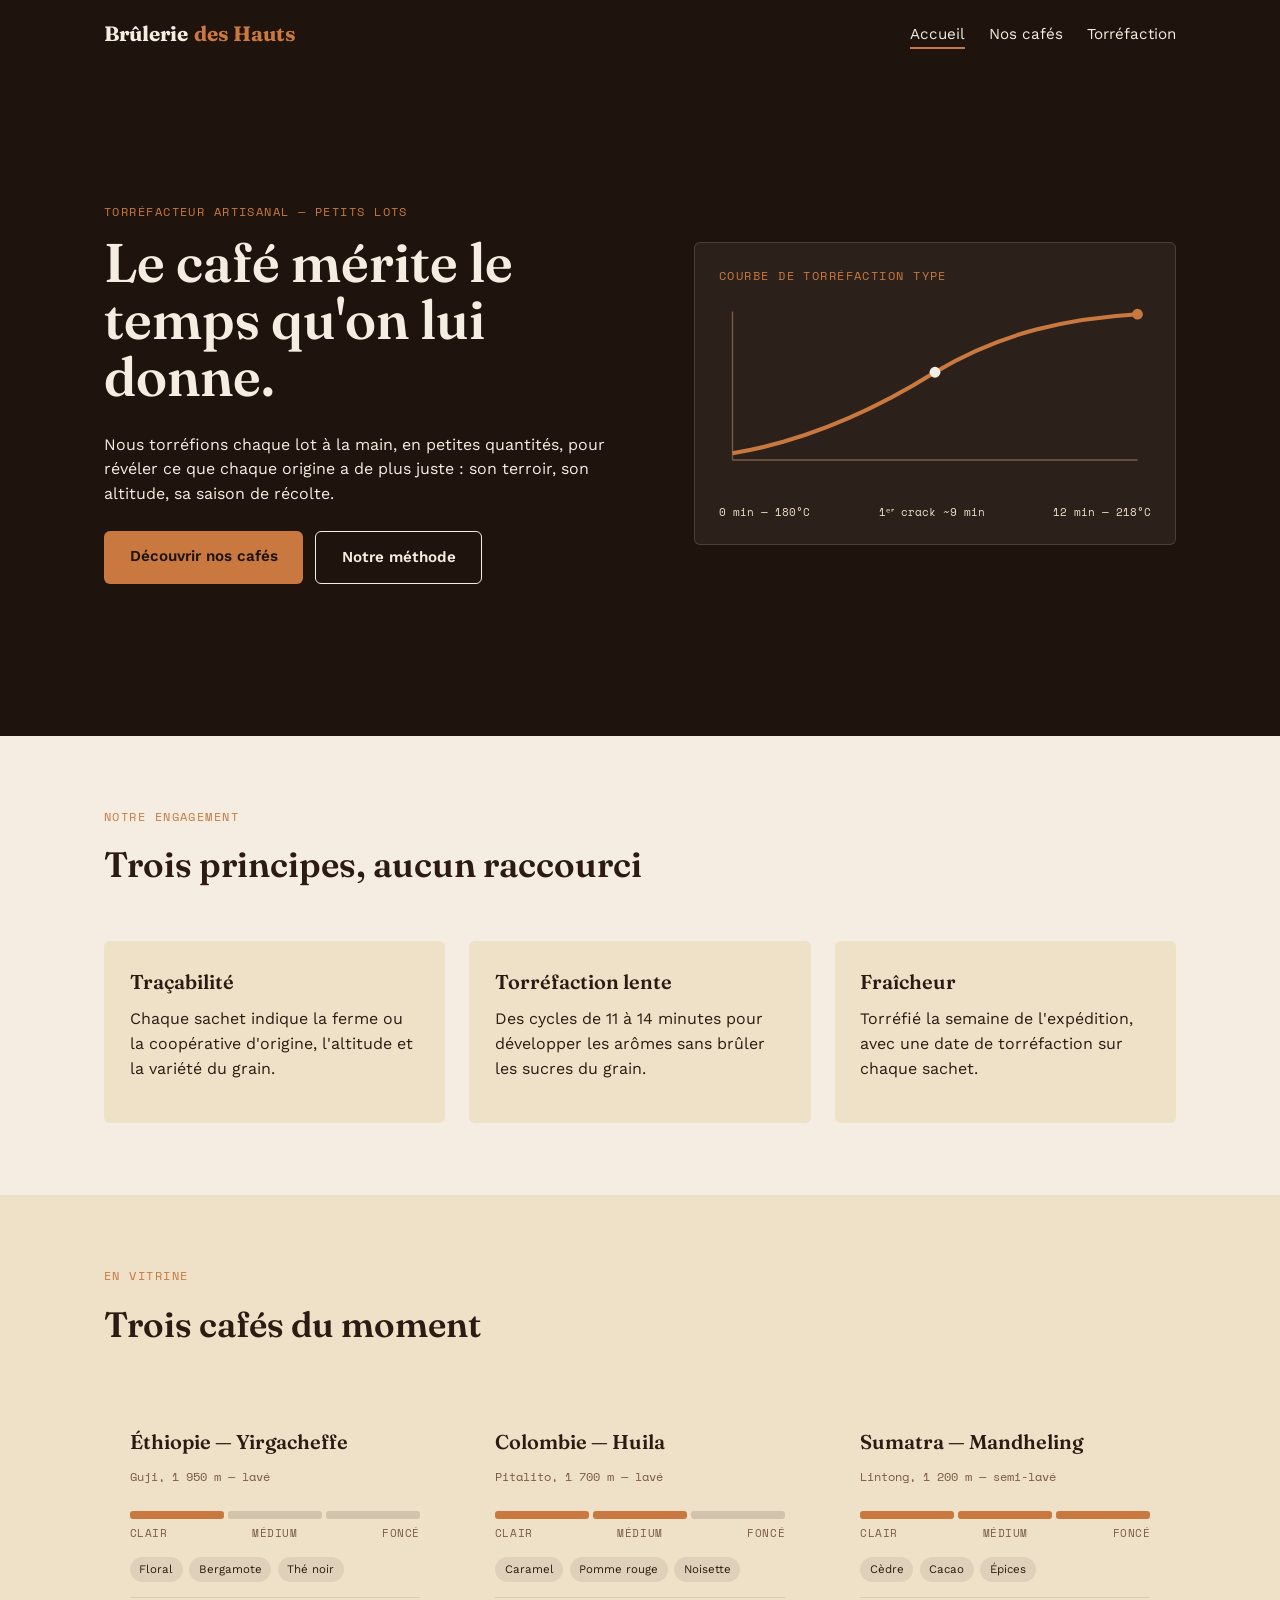
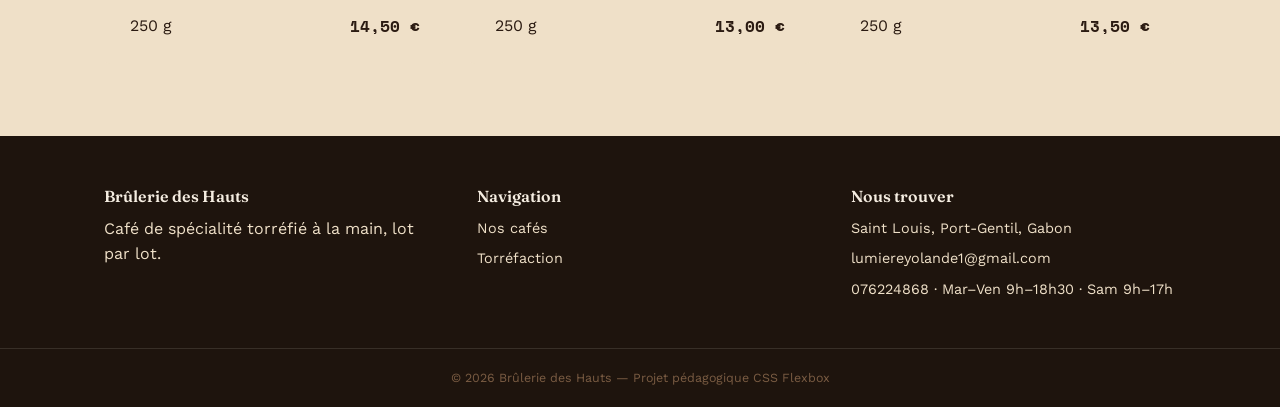
<file: index.html>
<!DOCTYPE html>
<html lang="fr">
<head>
<meta charset="UTF-8">
<meta name="viewport" content="width=device-width, initial-scale=1.0">
<title>Brûlerie des Hauts — Café torréfié artisanalement</title>
<link rel="stylesheet" href="style.css">
</head>
<body>

<header class="site-header">
  <nav class="nav-bar">
    <a href="index.html" class="logo">Brûlerie <span>des Hauts</span></a>
    <button class="btn-menu" aria-label="Ouvrir le menu" aria-expanded="false">☰ Menu</button>
    <ul class="liens-nav">
      <li><a href="index.html" aria-current="page">Accueil</a></li>
      <li><a href="cafes.html">Nos cafés</a></li>
      <li><a href="torrefaction.html">Torréfaction</a></li>
    </ul>
  </nav>
</header>

<section class="hero">
  <div class="hero-contenu">
    <div class="hero-text">
      <p class="eyebrow">Torréfacteur artisanal — petits lots</p>
      <h1>Le café mérite le temps qu'on lui donne.</h1>
      <p>Nous torréfions chaque lot à la main, en petites quantités, pour révéler ce que chaque origine a de plus juste : son terroir, son altitude, sa saison de récolte.</p>
      <div class="hero-boutons">
        <a href="cafes.html" class="btn btn-primary">Découvrir nos cafés</a>
        <a href="torrefaction.html" class="btn btn-outline">Notre méthode</a>
      </div>
    </div>
    <div class="hero-visual">
      <div class="encart-courbe">
        <p class="eyebrow">Courbe de torréfaction type</p>
        <svg viewBox="0 0 320 140" fill="none">
          <line x1="10" y1="120" x2="310" y2="120" stroke="#7A5C43" stroke-width="1"/>
          <line x1="10" y1="10" x2="10" y2="120" stroke="#7A5C43" stroke-width="1"/>
          <path d="M10,115 C 70,105 120,80 160,55 C 210,25 260,15 310,12"
                stroke="#C9793F" stroke-width="3" fill="none"/>
          <circle cx="160" cy="55" r="4" fill="#F5EDE1"/>
          <circle cx="310" cy="12" r="4" fill="#C9793F"/>
        </svg>
        <div class="legende-courbe">
          <span>0 min — 180°C</span>
          <span>1ᵉʳ crack ~9 min</span>
          <span>12 min — 218°C</span>
        </div>
      </div>
    </div>
  </div>
</section>

<section>
  <div class="container">
    <div class="entete-section">
      <p class="eyebrow">Notre engagement</p>
      <h2>Trois principes, aucun raccourci</h2>
    </div>
    <div class="ligne-cartes">
      <div class="card">
        <h3>Traçabilité</h3>
        <p>Chaque sachet indique la ferme ou la coopérative d'origine, l'altitude et la variété du grain.</p>
      </div>
      <div class="card">
        <h3>Torréfaction lente</h3>
        <p>Des cycles de 11 à 14 minutes pour développer les arômes sans brûler les sucres du grain.</p>
      </div>
      <div class="card">
        <h3>Fraîcheur</h3>
        <p>Torréfié la semaine de l'expédition, avec une date de torréfaction sur chaque sachet.</p>
      </div>
    </div>
  </div>
</section>

<section style="background: var(--cream-soft);">
  <div class="container">
    <div class="entete-section">
      <p class="eyebrow">En vitrine</p>
      <h2>Trois cafés du moment</h2>
    </div>
    <div class="ligne-cartes">
      <div class="carte-cafe">
        <h3>Éthiopie — Yirgacheffe</h3>
        <p class="cafe-origine">Guji, 1 950 m — lavé</p>
        <div class="jauge">
          <div class="seg actif"></div><div class="seg"></div><div class="seg"></div>
        </div>
        <div class="jauge-labels"><span>Clair</span><span>Médium</span><span>Foncé</span></div>
        <div class="liste-tags">
          <span class="tag">Floral</span><span class="tag">Bergamote</span><span class="tag">Thé noir</span>
        </div>
        <div class="cafe-footer"><span>250 g</span><span class="cafe-prix">14,50 €</span></div>
      </div>
      <div class="carte-cafe">
        <h3>Colombie — Huila</h3>
        <p class="cafe-origine">Pitalito, 1 700 m — lavé</p>
        <div class="jauge">
          <div class="seg actif"></div><div class="seg actif"></div><div class="seg"></div>
        </div>
        <div class="jauge-labels"><span>Clair</span><span>Médium</span><span>Foncé</span></div>
        <div class="liste-tags">
          <span class="tag">Caramel</span><span class="tag">Pomme rouge</span><span class="tag">Noisette</span>
        </div>
        <div class="cafe-footer"><span>250 g</span><span class="cafe-prix">13,00 €</span></div>
      </div>
      <div class="carte-cafe">
        <h3>Sumatra — Mandheling</h3>
        <p class="cafe-origine">Lintong, 1 200 m — semi-lavé</p>
        <div class="jauge">
          <div class="seg actif"></div><div class="seg actif"></div><div class="seg actif"></div>
        </div>
        <div class="jauge-labels"><span>Clair</span><span>Médium</span><span>Foncé</span></div>
        <div class="liste-tags">
          <span class="tag">Cèdre</span><span class="tag">Cacao</span><span class="tag">Épices</span>
        </div>
        <div class="cafe-footer"><span>250 g</span><span class="cafe-prix">13,50 €</span></div>
      </div>
    </div>
  </div>
</section>

<footer class="site-footer">
  <div class="footer-contenu">
    <div class="footer-colonne">
      <h3>Brûlerie des Hauts</h3>
      <p>Café de spécialité torréfié à la main, lot par lot.</p>
    </div>
    <div class="footer-colonne">
      <h3>Navigation</h3>
      <ul>
        <li><a href="cafes.html">Nos cafés</a></li>
        <li><a href="torrefaction.html">Torréfaction</a></li>
      </ul>
    </div>
    <div class="footer-colonne">
      <h3>Nous trouver</h3>
      <ul>
        <li>Saint Louis, Port-Gentil, Gabon</li>
        <li>lumiereyolande1@gmail.com</li>
        <li>076224868 · Mar–Ven 9h–18h30 · Sam 9h–17h</li>
      </ul>
    </div>
  </div>
  <div class="footer-bas">© 2026 Brûlerie des Hauts — Projet pédagogique CSS Flexbox</div>
</footer>

<script src="script.js"></script>
</body>
  </html>
</file>
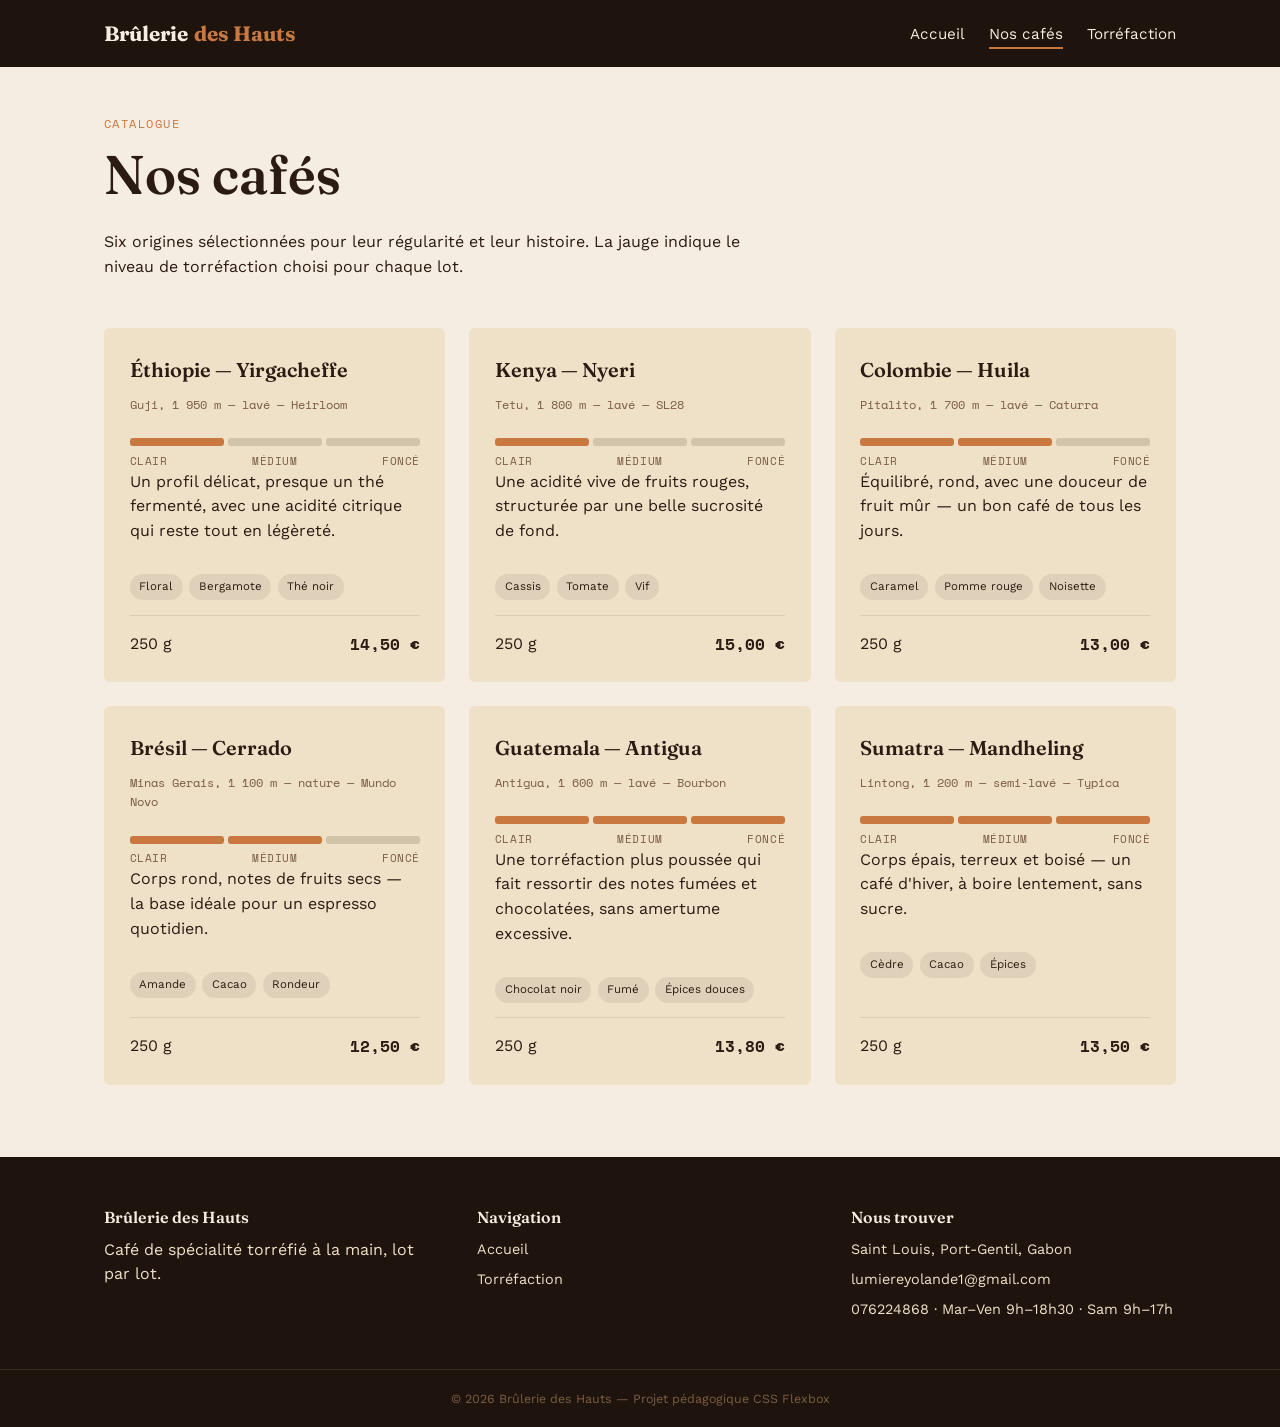
<file: cafes.html>
<!DOCTYPE html>
<html lang="fr">
<head>
<meta charset="UTF-8">
<meta name="viewport" content="width=device-width, initial-scale=1.0">
<title>Nos cafés — Brûlerie des Hauts</title>
<link rel="stylesheet" href="style.css">
</head>
<body>

<header class="site-header">
  <nav class="nav-bar">
    <a href="index.html" class="logo">Brûlerie <span>des Hauts</span></a>
    <button class="btn-menu" aria-label="Ouvrir le menu" aria-expanded="false">☰ Menu</button>
    <ul class="liens-nav">
      <li><a href="index.html">Accueil</a></li>
      <li><a href="cafes.html" aria-current="page">Nos cafés</a></li>
      <li><a href="torrefaction.html">Torréfaction</a></li>
    </ul>
  </nav>
</header>

<section style="padding-top: 3rem;">
  <div class="container">
    <div class="entete-section">
      <p class="eyebrow">Catalogue</p>
      <h1>Nos cafés</h1>
      <p>Six origines sélectionnées pour leur régularité et leur histoire. La jauge indique le niveau de torréfaction choisi pour chaque lot.</p>
    </div>

    <div class="ligne-cartes">

      <div class="carte-cafe">
        <h3>Éthiopie — Yirgacheffe</h3>
        <p class="cafe-origine">Guji, 1 950 m — lavé — Heirloom</p>
        <div class="jauge"><div class="seg actif"></div><div class="seg"></div><div class="seg"></div></div>
        <div class="jauge-labels"><span>Clair</span><span>Médium</span><span>Foncé</span></div>
        <p>Un profil délicat, presque un thé fermenté, avec une acidité citrique qui reste tout en légèreté.</p>
        <div class="liste-tags"><span class="tag">Floral</span><span class="tag">Bergamote</span><span class="tag">Thé noir</span></div>
        <div class="cafe-footer"><span>250 g</span><span class="cafe-prix">14,50 €</span></div>
      </div>

      <div class="carte-cafe">
        <h3>Kenya — Nyeri</h3>
        <p class="cafe-origine">Tetu, 1 800 m — lavé — SL28</p>
        <div class="jauge"><div class="seg actif"></div><div class="seg"></div><div class="seg"></div></div>
        <div class="jauge-labels"><span>Clair</span><span>Médium</span><span>Foncé</span></div>
        <p>Une acidité vive de fruits rouges, structurée par une belle sucrosité de fond.</p>
        <div class="liste-tags"><span class="tag">Cassis</span><span class="tag">Tomate</span><span class="tag">Vif</span></div>
        <div class="cafe-footer"><span>250 g</span><span class="cafe-prix">15,00 €</span></div>
      </div>

      <div class="carte-cafe">
        <h3>Colombie — Huila</h3>
        <p class="cafe-origine">Pitalito, 1 700 m — lavé — Caturra</p>
        <div class="jauge"><div class="seg actif"></div><div class="seg actif"></div><div class="seg"></div></div>
        <div class="jauge-labels"><span>Clair</span><span>Médium</span><span>Foncé</span></div>
        <p>Équilibré, rond, avec une douceur de fruit mûr — un bon café de tous les jours.</p>
        <div class="liste-tags"><span class="tag">Caramel</span><span class="tag">Pomme rouge</span><span class="tag">Noisette</span></div>
        <div class="cafe-footer"><span>250 g</span><span class="cafe-prix">13,00 €</span></div>
      </div>

      <div class="carte-cafe">
        <h3>Brésil — Cerrado</h3>
        <p class="cafe-origine">Minas Gerais, 1 100 m — nature — Mundo Novo</p>
        <div class="jauge"><div class="seg actif"></div><div class="seg actif"></div><div class="seg"></div></div>
        <div class="jauge-labels"><span>Clair</span><span>Médium</span><span>Foncé</span></div>
        <p>Corps rond, notes de fruits secs — la base idéale pour un espresso quotidien.</p>
        <div class="liste-tags"><span class="tag">Amande</span><span class="tag">Cacao</span><span class="tag">Rondeur</span></div>
        <div class="cafe-footer"><span>250 g</span><span class="cafe-prix">12,50 €</span></div>
      </div>

      <div class="carte-cafe">
        <h3>Guatemala — Antigua</h3>
        <p class="cafe-origine">Antigua, 1 600 m — lavé — Bourbon</p>
        <div class="jauge"><div class="seg actif"></div><div class="seg actif"></div><div class="seg actif"></div></div>
        <div class="jauge-labels"><span>Clair</span><span>Médium</span><span>Foncé</span></div>
        <p>Une torréfaction plus poussée qui fait ressortir des notes fumées et chocolatées, sans amertume excessive.</p>
        <div class="liste-tags"><span class="tag">Chocolat noir</span><span class="tag">Fumé</span><span class="tag">Épices douces</span></div>
        <div class="cafe-footer"><span>250 g</span><span class="cafe-prix">13,80 €</span></div>
      </div>

      <div class="carte-cafe">
        <h3>Sumatra — Mandheling</h3>
        <p class="cafe-origine">Lintong, 1 200 m — semi-lavé — Typica</p>
        <div class="jauge"><div class="seg actif"></div><div class="seg actif"></div><div class="seg actif"></div></div>
        <div class="jauge-labels"><span>Clair</span><span>Médium</span><span>Foncé</span></div>
        <p>Corps épais, terreux et boisé — un café d'hiver, à boire lentement, sans sucre.</p>
        <div class="liste-tags"><span class="tag">Cèdre</span><span class="tag">Cacao</span><span class="tag">Épices</span></div>
        <div class="cafe-footer"><span>250 g</span><span class="cafe-prix">13,50 €</span></div>
      </div>

    </div>
  </div>
</section>

<footer class="site-footer">
  <div class="footer-contenu">
    <div class="footer-colonne">
      <h3>Brûlerie des Hauts</h3>
      <p>Café de spécialité torréfié à la main, lot par lot.</p>
    </div>
    <div class="footer-colonne">
      <h3>Navigation</h3>
      <ul>
        <li><a href="index.html">Accueil</a></li>
        <li><a href="torrefaction.html">Torréfaction</a></li>
      </ul>
    </div>
    <div class="footer-colonne">
      <h3>Nous trouver</h3>
      <ul>
        <li>Saint Louis, Port-Gentil, Gabon</li>
        <li>lumiereyolande1@gmail.com</li>
        <li>076224868 · Mar–Ven 9h–18h30 · Sam 9h–17h</li>
      </ul>
    </div>
  </div>
  <div class="footer-bas">© 2026 Brûlerie des Hauts — Projet pédagogique CSS Flexbox</div>
</footer>

<script src="script.js"></script>
</body>
                                                                  </html>
</file>
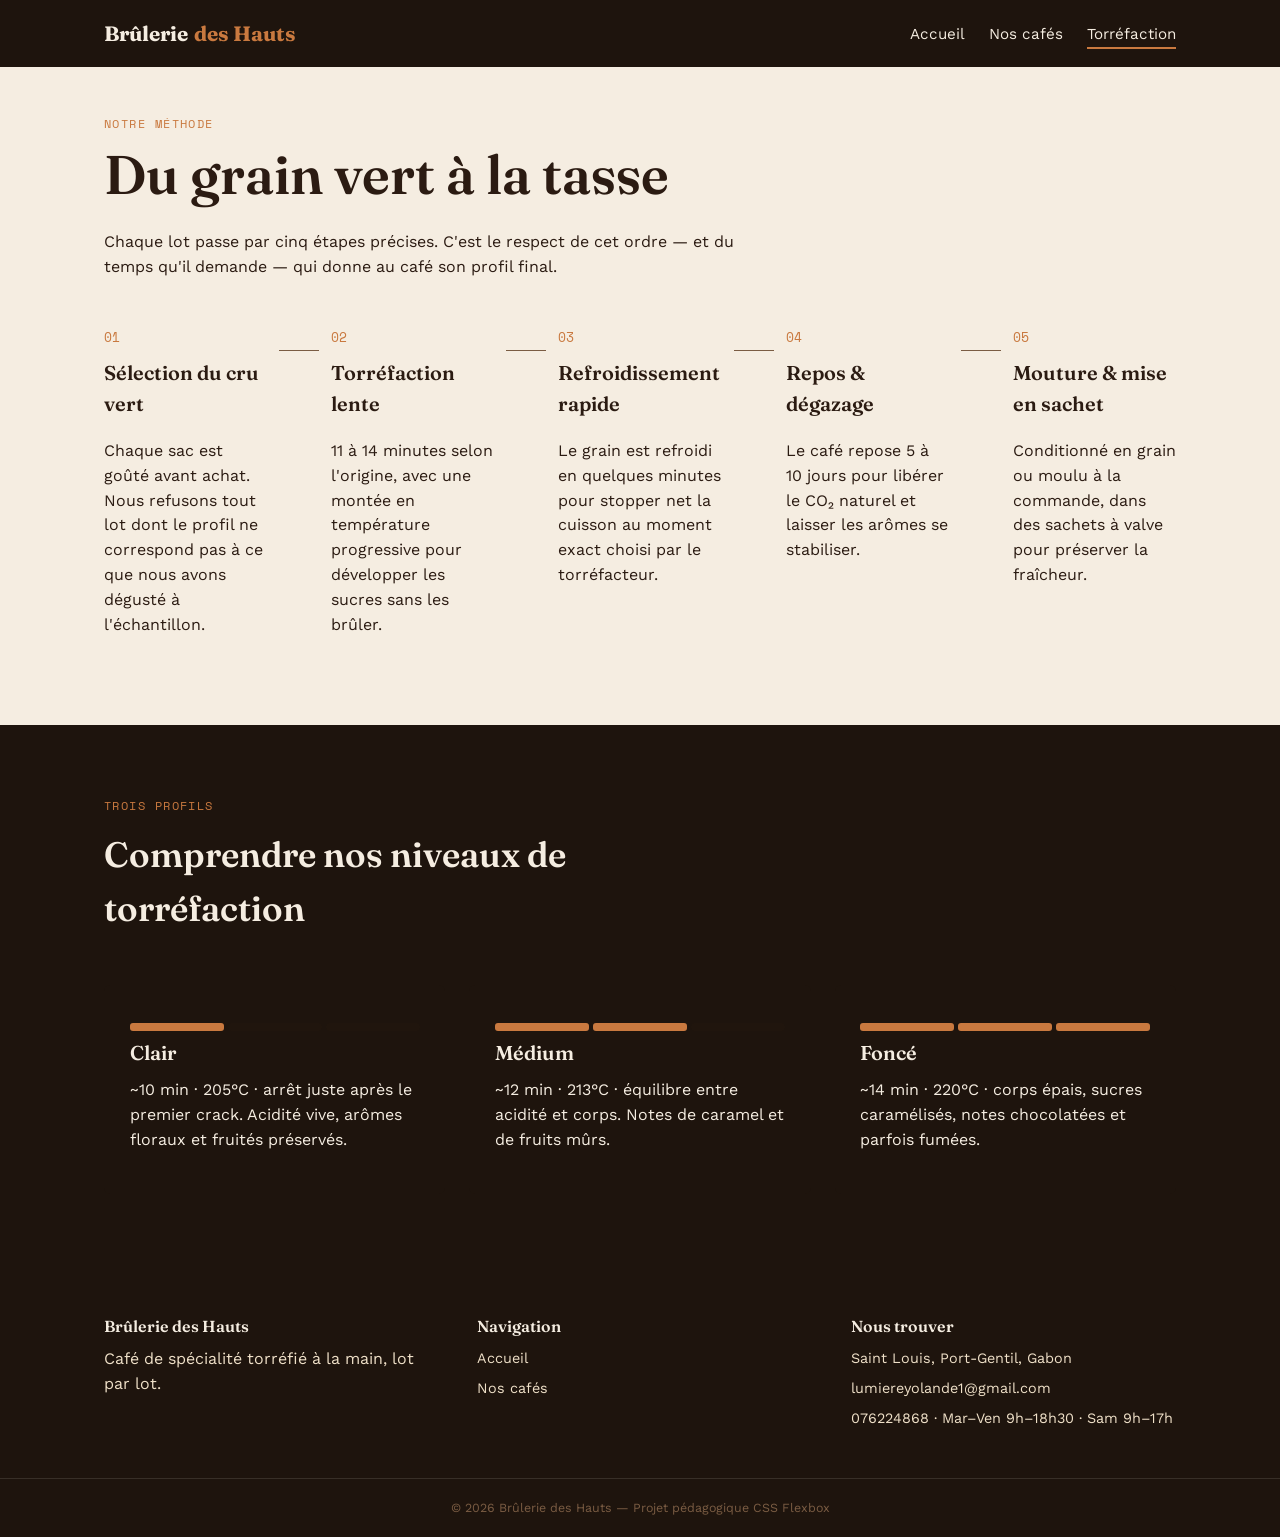
<file: torrefaction.html>
<!DOCTYPE html>
<html lang="fr">
<head>
<meta charset="UTF-8">
<meta name="viewport" content="width=device-width, initial-scale=1.0">
<title>Notre torréfaction — Brûlerie des Hauts</title>
<link rel="stylesheet" href="style.css">
</head>
<body>

<header class="site-header">
  <nav class="nav-bar">
    <a href="index.html" class="logo">Brûlerie <span>des Hauts</span></a>
    <button class="btn-menu" aria-label="Ouvrir le menu" aria-expanded="false">☰ Menu</button>
    <ul class="liens-nav">
      <li><a href="index.html">Accueil</a></li>
      <li><a href="cafes.html">Nos cafés</a></li>
      <li><a href="torrefaction.html" aria-current="page">Torréfaction</a></li>
    </ul>
  </nav>
</header>

<section style="padding-top: 3rem;">
  <div class="container">
    <div class="entete-section">
      <p class="eyebrow">Notre méthode</p>
      <h1>Du grain vert à la tasse</h1>
      <p>Chaque lot passe par cinq étapes précises. C'est le respect de cet ordre — et du temps qu'il demande — qui donne au café son profil final.</p>
    </div>

    <div class="chronologie">
      <div class="etape">
        <span class="etape-num">01</span>
        <h3>Sélection du cru vert</h3>
        <p>Chaque sac est goûté avant achat. Nous refusons tout lot dont le profil ne correspond pas à ce que nous avons dégusté à l'échantillon.</p>
      </div>
      <div class="separateur"></div>
      <div class="etape">
        <span class="etape-num">02</span>
        <h3>Torréfaction lente</h3>
        <p>11 à 14 minutes selon l'origine, avec une montée en température progressive pour développer les sucres sans les brûler.</p>
      </div>
      <div class="separateur"></div>
      <div class="etape">
        <span class="etape-num">03</span>
        <h3>Refroidissement rapide</h3>
        <p>Le grain est refroidi en quelques minutes pour stopper net la cuisson au moment exact choisi par le torréfacteur.</p>
      </div>
      <div class="separateur"></div>
      <div class="etape">
        <span class="etape-num">04</span>
        <h3>Repos &amp; dégazage</h3>
        <p>Le café repose 5 à 10 jours pour libérer le CO₂ naturel et laisser les arômes se stabiliser.</p>
      </div>
      <div class="separateur"></div>
      <div class="etape">
        <span class="etape-num">05</span>
        <h3>Mouture &amp; mise en sachet</h3>
        <p>Conditionné en grain ou moulu à la commande, dans des sachets à valve pour préserver la fraîcheur.</p>
      </div>
    </div>
  </div>
</section>

<section style="background: var(--bg-espresso); color: var(--text-light);">
  <div class="container">
    <div class="entete-section">
      <p class="eyebrow">Trois profils</p>
      <h2>Comprendre nos niveaux de torréfaction</h2>
    </div>
    <div class="ligne-cartes">
      <div class="card card-dark">
        <div class="jauge"><div class="seg actif"></div><div class="seg"></div><div class="seg"></div></div>
        <h3>Clair</h3>
        <p>~10 min · 205°C · arrêt juste après le premier crack. Acidité vive, arômes floraux et fruités préservés.</p>
      </div>
      <div class="card card-dark">
        <div class="jauge"><div class="seg actif"></div><div class="seg actif"></div><div class="seg"></div></div>
        <h3>Médium</h3>
        <p>~12 min · 213°C · équilibre entre acidité et corps. Notes de caramel et de fruits mûrs.</p>
      </div>
      <div class="card card-dark">
        <div class="jauge"><div class="seg actif"></div><div class="seg actif"></div><div class="seg actif"></div></div>
        <h3>Foncé</h3>
        <p>~14 min · 220°C · corps épais, sucres caramélisés, notes chocolatées et parfois fumées.</p>
      </div>
    </div>
  </div>
</section>

<footer class="site-footer">
  <div class="footer-contenu">
    <div class="footer-colonne">
      <h3>Brûlerie des Hauts</h3>
      <p>Café de spécialité torréfié à la main, lot par lot.</p>
    </div>
    <div class="footer-colonne">
      <h3>Navigation</h3>
      <ul>
        <li><a href="index.html">Accueil</a></li>
        <li><a href="cafes.html">Nos cafés</a></li>
      </ul>
    </div>
    <div class="footer-colonne">
      <h3>Nous trouver</h3>
      <ul>
        <li>Saint Louis, Port-Gentil, Gabon</li>
        <li>lumiereyolande1@gmail.com</li>
        <li>076224868 · Mar–Ven 9h–18h30 · Sam 9h–17h</li>
      </ul>
    </div>
  </div>
  <div class="footer-bas">© 2026 Brûlerie des Hauts — Projet pédagogique CSS Flexbox</div>
</footer>

<script src="script.js"></script>
</body>
  </html>
</file>
<file: style.css>
@import url('https://fonts.googleapis.com/css2?family=Fraunces:opsz,wght@9..144,400;9..144,600;9..144,700&family=Work+Sans:wght@400;500;600&family=Space+Mono:wght@400;700&display=swap');

/* variables de couleurs et polices pour tout le site */
:root {
  --bg-espresso: #1E140D;
  --bg-cream: #F5EDE1;
  --cream-soft: #EFE0C8;
  /* --accent-amber: #D9822E;  trop clair, illisible sur le fond crème */
  --accent-amber: #C9793F;
  --brown-mid: #7A5C43;
  --text-dark: #2B1B12;
  --text-light: #F5EDE1;

  --font-display: 'Fraunces', serif;
  --font-body: 'Work Sans', sans-serif;
  --font-mono: 'Space Mono', monospace;

  --radius: 6px;
  --gap-s: 0.75rem;
  --gap-m: 1.5rem;
  --gap-l: 3rem;
}

* { box-sizing: border-box; }
html { scroll-behavior: smooth; }

body {
  margin: 0;
  font-family: var(--font-body);
  color: var(--text-dark);
  background: var(--bg-cream);
  line-height: 1.55;
}

img { max-width: 100%; display: block; }
a { color: inherit; text-decoration: none; }

h1, h2, h3 {
  font-family: var(--font-display);
  margin: 0 0 0.5em 0;
  font-weight: 600;
}
h1 { font-size: clamp(2.2rem, 5vw, 3.4rem); line-height: 1.05; }
h2 { font-size: clamp(1.6rem, 3.5vw, 2.2rem); }
h3 { font-size: 1.25rem; }
p { margin: 0 0 1em 0; }

.eyebrow {
  font-family: var(--font-mono);
  font-size: 0.75rem;
  letter-spacing: 0.12em;
  text-transform: uppercase;
  color: var(--accent-amber);
}

.container {
  max-width: 1120px;
  margin: 0 auto;
  padding: 0 1.5rem;
}

button, .btn {
  font-family: var(--font-body);
  font-weight: 600;
  font-size: 0.95rem;
  cursor: pointer;
  border: none;
  border-radius: var(--radius);
  padding: 0.85rem 1.6rem;
}
.btn-primary { background: var(--accent-amber); color: var(--bg-espresso); }
.btn-primary:hover { background: #b4692f; } /* un poil plus foncé que la variable de base pour que ça se voie au survol */
.btn-outline {
  background: transparent;
  border: 1.5px solid var(--text-light);
  color: var(--text-light);
}
.btn-outline:hover { background: rgba(245,237,225,0.1); }

/* header + nav */
.site-header {
  background: var(--bg-espresso);
  color: var(--text-light);
  position: sticky;
  top: 0;
  z-index: 10;
}

.nav-bar {
  display: flex;
  align-items: center;
  justify-content: space-between;
  padding: 1.1rem 1.5rem;
  max-width: 1120px;
  margin: 0 auto;
  gap: var(--gap-m);
}

.logo {
  font-family: var(--font-display);
  font-size: 1.3rem;
  font-weight: 700;
  display: flex;
  align-items: baseline;
  gap: 0.4rem;
}
.logo span { color: var(--accent-amber); }

.liens-nav {
  display: flex;
  gap: var(--gap-m);
  list-style: none;
  margin: 0;
  padding: 0;
}
.liens-nav a {
  font-size: 0.95rem;
  padding: 0.3rem 0;
  border-bottom: 2px solid transparent;
  transition: border-color 0.2s;
}
.liens-nav a:hover,
.liens-nav a[aria-current="page"] {
  border-bottom-color: var(--accent-amber);
}

.btn-menu {
  display: none;
  background: transparent;
  border: 1px solid var(--text-light);
  color: var(--text-light);
  padding: 0.4rem 0.7rem;
}

/* j'avais mis 768px au départ mais le menu passait en colonne trop tôt
   sur mon téléphone, du coup je suis descendue à 640px */
@media (max-width: 640px) {
  .liens-nav {
    display: none;
    flex-direction: column;
    width: 100%;
    gap: 0;
    padding: 0 1.5rem 1rem;
  }
  .liens-nav.ouvert { display: flex; }
  .liens-nav a { display: block; padding: 0.6rem 0; }
  .nav-bar { flex-wrap: wrap; }
  .btn-menu { display: block; }
}

/* héro accueil */
.hero {
  background: var(--bg-espresso);
  color: var(--text-light);
}

.hero-contenu {
  display: flex;
  align-items: center;
  gap: var(--gap-l);
  padding: 4rem 1.5rem 5rem;
  max-width: 1120px;
  margin: 0 auto;
}

.hero-text { flex: 1 1 420px; }
.hero-visual { flex: 1 1 360px; }

.hero-boutons {
  display: flex;
  gap: var(--gap-s);
  flex-wrap: wrap;
  margin-top: 1.5rem;
}

@media (max-width: 800px) {
  .hero-contenu { flex-direction: column; }
  .hero-visual { order: -1; } /* sans ça le visuel se retrouvait après le texte, pas terrible en mobile */
}

.encart-courbe {
  background: rgba(245,237,225,0.06);
  border: 1px solid rgba(245,237,225,0.15);
  border-radius: var(--radius);
  padding: 1.5rem;
}
.encart-courbe svg { width: 100%; height: auto; }
.legende-courbe {
  display: flex;
  justify-content: space-between;
  font-family: var(--font-mono);
  font-size: 0.7rem;
  color: var(--cream-soft);
  margin-top: 0.5rem;
}

/* cartes en ligne */
.ligne-cartes {
  display: flex;
  flex-wrap: wrap;
  gap: var(--gap-m);
}

.card {
  flex: 1 1 260px; /* 260px = largeur mini avant retour à la ligne, trouvé en testant */
  background: var(--cream-soft);
  border-radius: var(--radius);
  padding: 1.6rem;
}
.card-dark { background: var(--bg-espresso); color: var(--text-light); }

section { padding: 4.5rem 0; }
.entete-section { max-width: 640px; margin-bottom: var(--gap-l); }

/* jauge de torréfaction */
.jauge {
  display: flex;
  gap: 4px;
  margin: 0.75rem 0 0.4rem;
}
.jauge .seg {
  flex: 1;
  height: 8px;
  border-radius: 3px;
  background: rgba(43,27,18,0.15);
}
.jauge .seg.actif { background: var(--accent-amber); }
/* .jauge .seg.actif { background: orange; }  test couleur, gardé le var() finalement */

.jauge-labels {
  display: flex;
  justify-content: space-between;
  font-family: var(--font-mono);
  font-size: 0.68rem;
  color: var(--brown-mid);
  text-transform: uppercase;
  letter-spacing: 0.05em;
}

/* fiches café */
.carte-cafe {
  flex: 1 1 300px;
  display: flex;
  flex-direction: column;
  background: var(--cream-soft);
  border-radius: var(--radius);
  padding: 1.6rem;
}

.cafe-origine {
  font-family: var(--font-mono);
  font-size: 0.78rem;
  color: var(--brown-mid);
}

.liste-tags {
  display: flex;
  flex-wrap: wrap;
  gap: 0.4rem;
  margin: 0.9rem 0;
}
.tag {
  font-size: 0.72rem;
  background: rgba(43,27,18,0.08);
  padding: 0.25rem 0.6rem;
  border-radius: 999px;
}

.cafe-footer {
  margin-top: auto; /* galéré à trouver ça, sans ce truc le prix restait collé juste sous les tags */
  display: flex;
  justify-content: space-between;
  align-items: center;
  padding-top: 1rem;
  border-top: 1px solid rgba(43,27,18,0.1);
}
.cafe-prix { font-family: var(--font-mono); font-weight: 700; }

/* étapes du procédé */
.chronologie {
  display: flex;
  align-items: flex-start;
  gap: var(--gap-s);
}

.etape {
  flex: 1 1 0;
  display: flex;
  flex-direction: column;
  gap: 0.6rem;
  text-align: left;
}
.etape-num { font-family: var(--font-mono); font-size: 0.8rem; color: var(--accent-amber); }

.separateur {
  flex: 0 0 auto;
  width: 2.5rem;
  height: 1px;
  background: var(--brown-mid);
  margin-top: 1.4rem;
}

/* les 5 étapes commençaient à être trop serrées avant 900px, donc bascule ici
   (testé aussi à 1024px mais ça faisait basculer même sur les écrans de PC classiques) */
@media (max-width: 900px) {
  .chronologie { flex-direction: column; }
  .separateur { width: 1px; height: 1.5rem; margin-left: 0.1rem; }
}

/* pied de page */
.site-footer { background: var(--bg-espresso); color: var(--cream-soft); }

.footer-contenu {
  display: flex;
  justify-content: space-between;
  flex-wrap: wrap;
  gap: var(--gap-l);
  padding: 3rem 1.5rem;
  max-width: 1120px;
  margin: 0 auto;
}

.footer-colonne { flex: 1 1 200px; }
.footer-colonne h3 { font-size: 1rem; color: var(--text-light); }
.footer-colonne ul {
  list-style: none;
  margin: 0;
  padding: 0;
  display: flex;
  flex-direction: column;
  gap: 0.5rem;
  font-size: 0.9rem;
}

.footer-bas {
  border-top: 1px solid rgba(245,237,225,0.12);
  text-align: center;
  font-size: 0.78rem;
  padding: 1.2rem;
  color: var(--brown-mid);
   }
</file>
